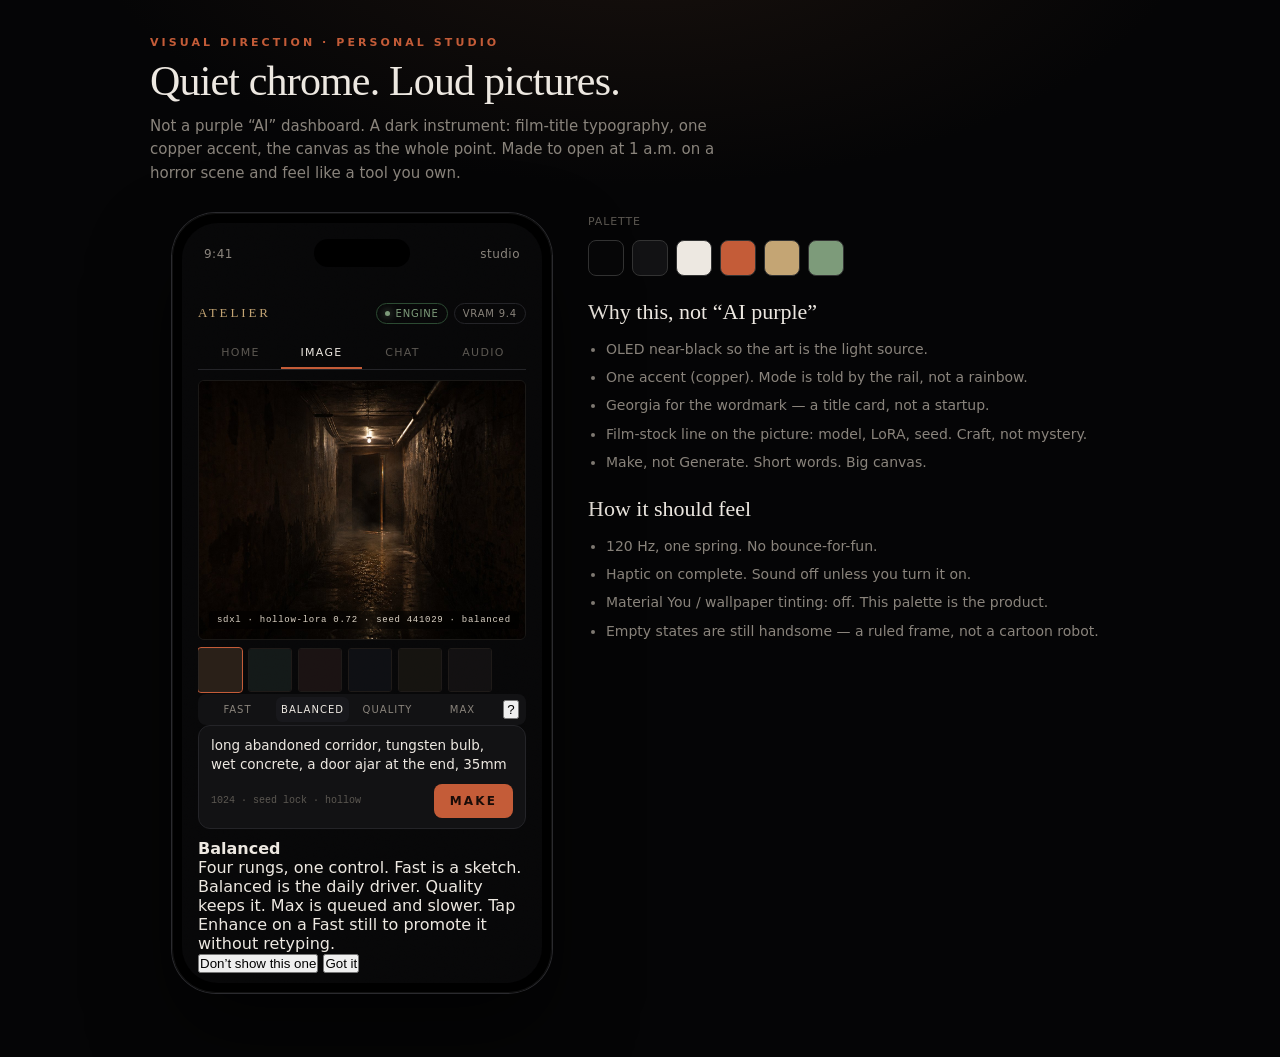
<file: ui_mockup/index.html>
<!DOCTYPE html>
<html lang="en">
<head>
  <meta charset="utf-8" />
  <meta name="viewport" content="width=device-width, initial-scale=1" />
  <title>Studio — visual direction</title>
  <style>
    :root {
      --bg: #070708;
      --bg2: #0C0C0E;
      --surface: #121214;
      --surface2: #18181C;
      --line: #242428;
      --text: #EDE8E1;
      --mute: #8A847C;
      --faint: #5C5852;
      --copper: #C45C38;
      --copper-dim: #8A3F28;
      --tungsten: #C4A574;
      --ok: #7D9B7A;
    }
    * { box-sizing: border-box; margin: 0; padding: 0; }
    html, body { background: #050506; color: var(--text); font-family: ui-sans-serif, system-ui, "Segoe UI", sans-serif; }
    body {
      min-height: 100vh;
      display: flex;
      flex-direction: column;
      align-items: center;
      gap: 28px;
      padding: 36px 20px 64px;
      background:
        radial-gradient(ellipse 80% 50% at 50% -10%, #1a120e 0%, transparent 55%),
        #050506;
    }
    .page-head { width: min(980px, 100%); }
    .kicker {
      font-size: 11px; letter-spacing: 0.28em; text-transform: uppercase;
      color: var(--copper); font-weight: 600;
    }
    h1 {
      font-family: Georgia, "Times New Roman", serif;
      font-weight: 400; font-size: 42px; letter-spacing: -0.02em;
      margin: 8px 0 10px; color: var(--text);
    }
    .lede { color: var(--mute); max-width: 62ch; line-height: 1.55; font-size: 15px; }
    .stage {
      display: flex; flex-wrap: wrap; gap: 36px; justify-content: center; align-items: flex-start;
      width: min(1100px, 100%);
    }
    /* phone */
    .phone {
      width: 380px; height: 780px; background: #000; border-radius: 44px;
      padding: 10px; box-shadow:
        0 0 0 1px #2a2a2e,
        0 40px 80px rgba(0,0,0,.55),
        inset 0 0 0 1px #111;
      position: relative;
    }
    .phone-inner {
      height: 100%; border-radius: 36px; overflow: hidden;
      background: var(--bg); display: flex; flex-direction: column;
      position: relative;
    }
    .phone-inner::before {
      content: ""; position: absolute; inset: 0; pointer-events: none;
      background: url("data:image/svg+xml,%3Csvg xmlns='http://www.w3.org/2000/svg' width='120' height='120'%3E%3Cfilter id='n'%3E%3CfeTurbulence type='fractalNoise' baseFrequency='.9' numOctaves='2'/%3E%3C/filter%3E%3Crect width='120' height='120' filter='url(%23n)' opacity='.08'/%3E%3C/svg%3E");
      opacity: .35; mix-blend-mode: overlay;
    }
    .status {
      height: 44px; display: flex; align-items: flex-end; justify-content: space-between;
      padding: 0 22px 6px; font-size: 12px; color: var(--mute); letter-spacing: 0.04em;
    }
    .dyn { width: 96px; height: 28px; background: #000; border-radius: 20px; margin: 8px auto 0; position: absolute; left: 50%; transform: translateX(-50%); top: 8px; z-index: 5; }
    .app { flex: 1; display: flex; flex-direction: column; padding: 36px 16px 10px; gap: 10px; position: relative; z-index: 1; }
    .topbar { display: flex; align-items: center; justify-content: space-between; }
    .word {
      font-family: Georgia, serif; font-size: 13px; letter-spacing: 0.22em;
      text-transform: uppercase; color: var(--tungsten);
    }
    .chips { display: flex; gap: 6px; }
    .chip {
      font-size: 10px; letter-spacing: 0.08em; text-transform: uppercase;
      padding: 4px 8px; border: 1px solid var(--line); border-radius: 99px;
      color: var(--mute);
    }
    .chip.live { border-color: #2c4a32; color: var(--ok); }
    .chip.live::before {
      content: ""; display: inline-block; width: 5px; height: 5px; border-radius: 50%;
      background: var(--ok); margin-right: 6px; transform: translateY(-1px);
      box-shadow: 0 0 8px var(--ok);
    }
    .modes {
      display: flex; gap: 0; border-bottom: 1px solid var(--line); padding: 4px 2px 0;
    }
    .mode {
      flex: 1; text-align: center; font-size: 11px; letter-spacing: 0.12em;
      text-transform: uppercase; color: var(--faint); padding: 8px 0 10px;
      background: none; border: 0; cursor: pointer; font-family: inherit;
    }
    .mode.on { color: var(--text); }
    .mode.on { box-shadow: inset 0 -2px 0 var(--copper); }
    .canvas-wrap { flex: 1; display: flex; flex-direction: column; min-height: 0; }
    .canvas {
      flex: 1; border-radius: 6px; overflow: hidden; position: relative;
      background: #0a0908; border: 1px solid #1a1816;
    }
    .canvas img { width: 100%; height: 100%; object-fit: cover; display: block; }
    .filmstock {
      position: absolute; left: 10px; bottom: 10px;
      font-family: ui-monospace, "Cascadia Mono", monospace;
      font-size: 9px; letter-spacing: 0.08em; color: #ddd4c6;
      background: rgba(0,0,0,.45); padding: 4px 8px; border-radius: 4px;
      backdrop-filter: blur(8px);
    }
    .strip {
      display: flex; gap: 6px; padding: 8px 0 2px; overflow: hidden;
    }
    .thumb {
      width: 44px; height: 44px; border-radius: 3px; background: #1a1614;
      border: 1px solid #2a2420; flex: 0 0 auto; overflow: hidden; opacity: .7;
    }
    .thumb.on { opacity: 1; outline: 1px solid var(--copper); }
    .thumb span { display: block; width: 100%; height: 100%; }
    .ladder {
      display: flex; background: var(--surface); border-radius: 8px; padding: 3px; gap: 2px;
      align-items: center;
    }
    .ladder .q { flex: 0 0 16px; margin: 0 4px 0 2px; }
    .lad {
      flex: 1; border: 0; background: transparent; color: var(--mute);
      font-size: 10px; letter-spacing: 0.1em; text-transform: uppercase;
      padding: 7px 0; border-radius: 6px; cursor: pointer; font-family: inherit;
    }
    .lad.on { background: var(--surface2); color: var(--text); }
    .prompt {
      background: var(--surface); border: 1px solid var(--line); border-radius: 12px;
      padding: 10px 12px 10px; display: flex; flex-direction: column; gap: 8px;
    }
    .prompt textarea {
      width: 100%; background: transparent; border: 0; resize: none; outline: none;
      color: var(--text); font: 13.5px/1.4 ui-sans-serif, system-ui, sans-serif;
      min-height: 40px;
    }
    .prompt-row { display: flex; align-items: center; justify-content: space-between; gap: 8px; }
    .meta { font-family: ui-monospace, monospace; font-size: 10px; color: var(--faint); }
    .make {
      border: 0; background: var(--copper); color: #1a0c08;
      font-size: 12px; letter-spacing: 0.18em; text-transform: uppercase;
      padding: 10px 16px; border-radius: 8px; font-weight: 700; cursor: pointer;
      font-family: inherit;
    }
    .home { display: none; flex-direction: column; gap: 14px; flex: 1; min-height: 0; }
    .home.on { display: flex; }
    .hero-card {
      background: linear-gradient(180deg, #16120f 0%, #0e0c0b 100%);
      border: 1px solid #2a221c; border-radius: 14px; padding: 16px;
    }
    .hero-card h2 {
      font-family: Georgia, serif; font-weight: 400; font-size: 22px;
      margin: 4px 0 6px;
    }
    .hero-card p { color: var(--mute); font-size: 12.5px; line-height: 1.45; }
    .grid2 { display: grid; grid-template-columns: 1fr 1fr; gap: 8px; }
    .tile {
      background: var(--surface); border: 1px solid var(--line); border-radius: 12px;
      padding: 14px 12px; min-height: 88px;
    }
    .tile .t { font-size: 10px; letter-spacing: 0.16em; text-transform: uppercase; color: var(--copper); }
    .tile h3 { font-size: 15px; font-weight: 500; margin: 6px 0 4px; }
    .tile p { font-size: 11px; color: var(--mute); line-height: 1.35; }
    .notes {
      width: min(520px, 100%); color: var(--mute); font-size: 14px; line-height: 1.6;
    }
    .notes h2 {
      font-family: Georgia, serif; color: var(--text); font-weight: 400;
      font-size: 22px; margin: 18px 0 8px;
    }
    .notes ul { padding-left: 18px; }
    .notes li { margin: 6px 0; }
    .swatches { display: flex; gap: 8px; margin: 10px 0 0; flex-wrap: wrap; }
    .sw { width: 36px; height: 36px; border-radius: 8px; border: 1px solid #333; }
    .label { font-size: 11px; color: var(--faint); letter-spacing: 0.08em; text-transform: uppercase; }
  </style>
</head>
<body>
  <div class="page-head">
    <div class="kicker">Visual direction  ·  personal studio</div>
    <h1>Quiet chrome. Loud pictures.</h1>
    <p class="lede">Not a purple “AI” dashboard. A dark instrument: film-title typography, one copper accent, the canvas as the whole point. Made to open at 1 a.m. on a horror scene and feel like a tool you own.</p>
  </div>

  <div class="stage">
    <div class="phone" aria-label="Phone mockup">
      <div class="phone-inner">
        <div class="dyn"></div>
        <div class="status"><span>9:41</span><span>studio</span></div>
        <div class="app">
          <div class="topbar">
            <div class="word">Atelier</div>
            <div class="chips">
              <div class="chip live">engine</div>
              <div class="chip">vram 9.4</div>
            </div>
          </div>
          <div class="modes">
            <button class="mode" data-m="home">Home</button>
            <button class="mode on" data-m="image">Image</button>
            <button class="mode" data-m="chat">Chat</button>
            <button class="mode" data-m="audio">Audio</button>
          </div>

          <div id="screen-image" class="canvas-wrap">
            <div class="canvas">
              <img src="corridor.jpg" alt="Corridor still" />
              <div class="filmstock">sdxl · hollow-lora 0.72 · seed 441029 · balanced</div>
            </div>
            <div class="strip">
              <div class="thumb on"><span style="background:#2a2018;width:100%;height:100%"></span></div>
              <div class="thumb"><span style="background:#1a2220;width:100%;height:100%"></span></div>
              <div class="thumb"><span style="background:#241818;width:100%;height:100%"></span></div>
              <div class="thumb"><span style="background:#12141a;width:100%;height:100%"></span></div>
              <div class="thumb"><span style="background:#1c1a14;width:100%;height:100%"></span></div>
              <div class="thumb"><span style="background:#181616;width:100%;height:100%"></span></div>
            </div>
            <div class="ladder">
              <button class="lad">Fast</button>
              <button class="lad on">Balanced</button>
              <button class="lad">Quality</button>
              <button class="lad">Max</button>
              <button class="q" id="q-ladder" title="What is this?" aria-label="What is quality ladder?">?</button>
            </div>
            <div class="prompt">
              <textarea>long abandoned corridor, tungsten bulb, wet concrete, a door ajar at the end, 35mm still from a first-person horror game</textarea>
              <div class="prompt-row">
                <span class="meta">1024 · seed lock · hollow</span>
                <button class="make">Make</button>
              </div>
            </div>
          </div>

          <div id="screen-home" class="home">
            <div class="hero-card">
              <div class="label">Project</div>
              <h2>Hollow</h2>
              <p>Last: corridor still · 2m ago. Image mode still warm. Engine quiet at 41°.</p>
            </div>
            <div class="grid2">
              <div class="tile"><div class="t">Resume</div><h3>Image</h3><p>sdxl + hollow-lora</p></div>
              <div class="tile"><div class="t">Cast</div><h3>The Warden</h3><p>ref locked</p></div>
              <div class="tile"><div class="t">Export</div><h3>Unity pack</h3><p>PNG · alpha · 2K</p></div>
              <div class="tile"><div class="t">Talk</div><h3>Hold to speak</h3><p>voice: matt-read</p></div>
            </div>
          </div>
          <div class="help" id="help">
            <h4 id="help-title">Balanced</h4>
            <p id="help-body">Four rungs, one control. Fast is a sketch. Balanced is the daily driver. Quality keeps it. Max is queued and slower. Tap Enhance on a Fast still to promote it without retyping.</p>
            <div class="row">
              <button type="button" id="help-hide">Don’t show this one</button>
              <button type="button" id="help-ok">Got it</button>
            </div>
          </div>
        </div>
      </div>
    </div>

    <div class="notes">
      <div class="label">Palette</div>
      <div class="swatches">
        <div class="sw" style="background:#070708" title="bg"></div>
        <div class="sw" style="background:#121214" title="surface"></div>
        <div class="sw" style="background:#EDE8E1" title="paper"></div>
        <div class="sw" style="background:#C45C38" title="copper"></div>
        <div class="sw" style="background:#C4A574" title="tungsten"></div>
        <div class="sw" style="background:#7D9B7A" title="live"></div>
      </div>
      <h2>Why this, not “AI purple”</h2>
      <ul>
        <li>OLED near-black so the art is the light source.</li>
        <li>One accent (copper). Mode is told by the rail, not a rainbow.</li>
        <li>Georgia for the wordmark — a title card, not a startup.</li>
        <li>Film-stock line on the picture: model, LoRA, seed. Craft, not mystery.</li>
        <li>Make, not Generate. Short words. Big canvas.</li>
      </ul>
      <h2>How it should feel</h2>
      <ul>
        <li>120 Hz, one spring. No bounce-for-fun.</li>
        <li>Haptic on complete. Sound off unless you turn it on.</li>
        <li>Material You / wallpaper tinting: off. This palette is the product.</li>
        <li>Empty states are still handsome — a ruled frame, not a cartoon robot.</li>
      </ul>
    </div>
  </div>
  <script>
    const modes = document.querySelectorAll(".mode");
    const image = document.getElementById("screen-image");
    const home = document.getElementById("screen-home");
    modes.forEach(b => b.addEventListener("click", () => {
      modes.forEach(x => x.classList.remove("on"));
      b.classList.add("on");
      const m = b.dataset.m;
      if (m === "home") { home.classList.add("on"); image.style.display = "none"; }
      else { home.classList.remove("on"); image.style.display = "flex"; }
    }));
  </script>
</body>
</html>
</file>
